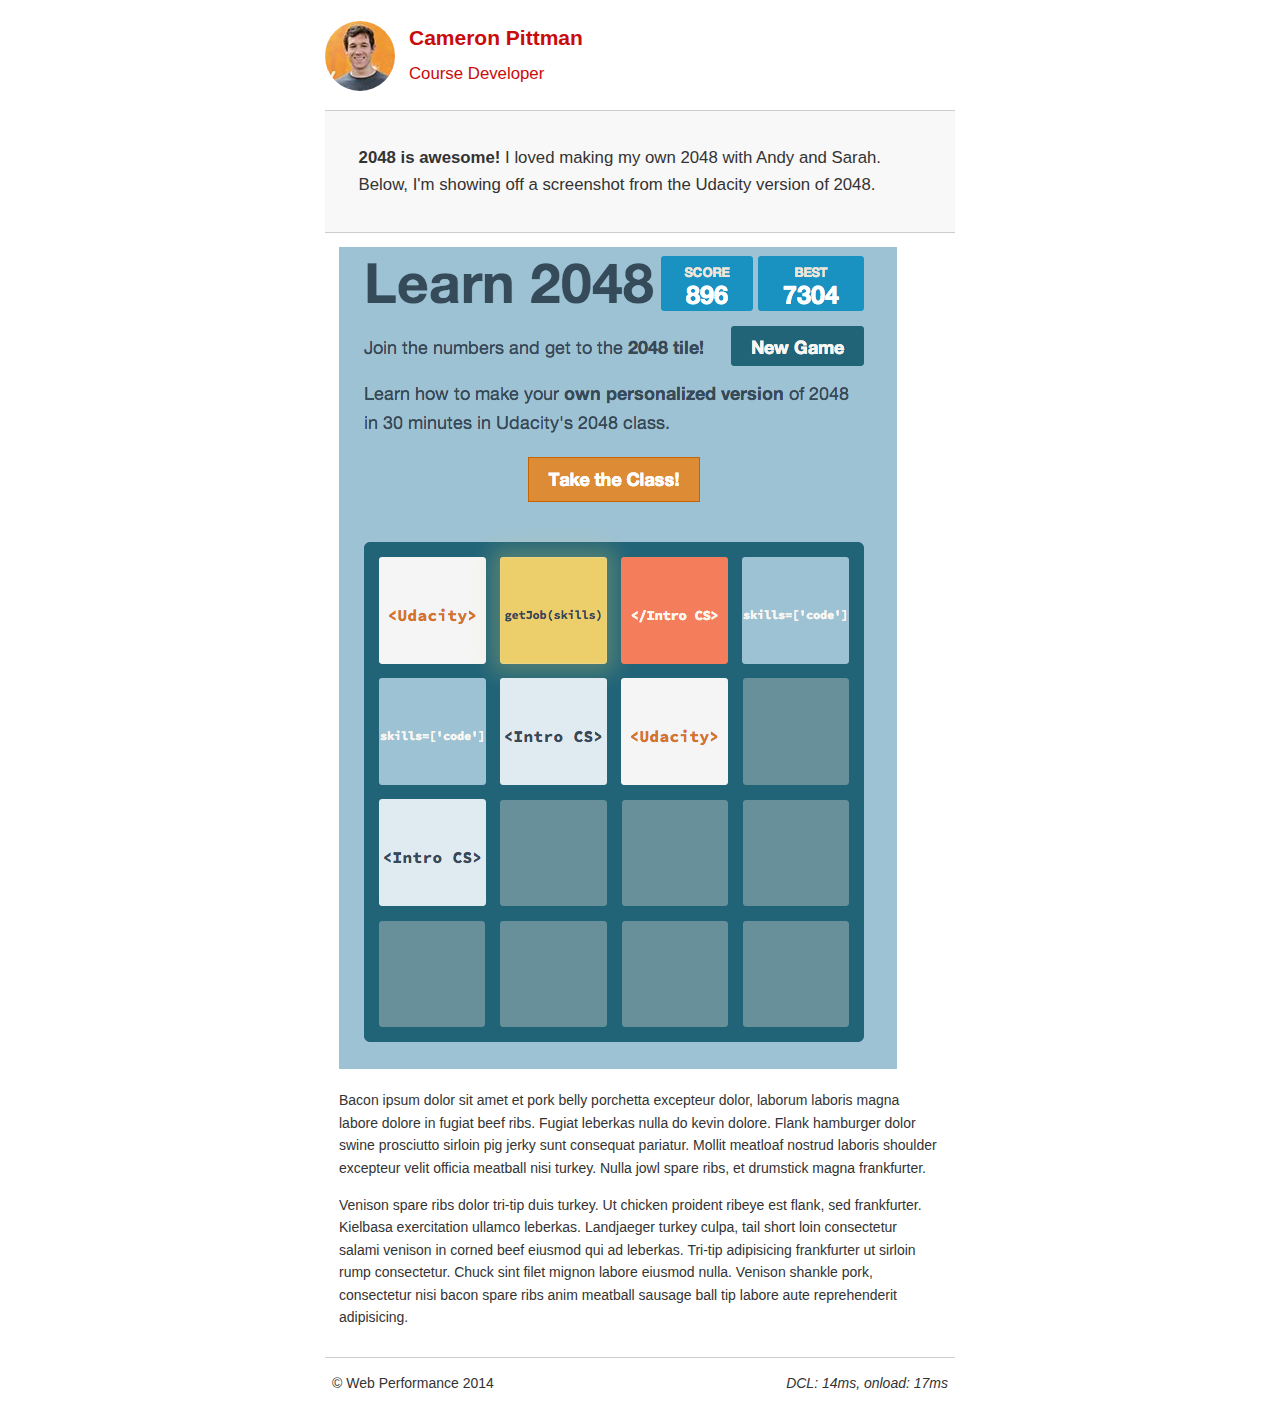
<file: project-2048.html>
<!DOCTYPE html>
<html lang="en">
  <head>
    <meta charset="utf-8">
    <meta name="viewport" content="width=device-width, initial-scale=1">
    <meta name="description" content=" FILL ME IN ">
    <meta name="author" content=" FILL ME IN ">
    <title>Cameron Pittman: Portfolio</title>

    <!-- Hmm, what is the impact of web fonts on speed? Measure it... -->
    <!-- <link href="//fonts.googleapis.com/css?family=Open+Sans:400,700" rel="stylesheet"> -->

    <link href="css/style.css" rel="stylesheet">
    <link href="css/print.css" rel="stylesheet">

    <script>
      (function(w,g){w['GoogleAnalyticsObject']=g;
      w[g]=w[g]||function(){(w[g].q=w[g].q||[]).push(arguments)};w[g].l=1*new Date();})(window,'ga');

      // Optional TODO: replace with your Google Analytics profile ID.
      ga('create', 'UA-XXXX-Y');
      ga('send', 'pageview');
    </script>
    <script src="//www.google-analytics.com/analytics.js"></script>
    <script src="js/perfmatters.js"></script>
  </head>

  <body>
    <header>
      <a href="/"><img src="img/profilepic.jpg"></a>
      <p>Cameron Pittman<br><span>Course Developer</span></p>
    </header>

    <div class="container">
      <div class="hero">
        <strong>2048 is awesome!</strong> I loved making my own 2048 with Andy and Sarah. Below, I'm showing off a screenshot from the Udacity version of 2048.
      </div>

      <div class="content">

        <img class="img-responsive" src="img/2048.png">

        <p>Bacon ipsum dolor sit amet et pork belly porchetta excepteur dolor, laborum laboris magna labore dolore in fugiat beef ribs. Fugiat leberkas nulla do kevin dolore. Flank hamburger dolor swine prosciutto sirloin pig jerky sunt consequat pariatur. Mollit meatloaf nostrud laboris shoulder excepteur velit officia meatball nisi turkey. Nulla jowl spare ribs, et drumstick magna frankfurter.</p>

        <p>Venison spare ribs dolor tri-tip duis turkey. Ut chicken proident ribeye est flank, sed frankfurter. Kielbasa exercitation ullamco leberkas. Landjaeger turkey culpa, tail short loin consectetur salami venison in corned beef eiusmod qui ad leberkas. Tri-tip adipisicing frankfurter ut sirloin rump consectetur. Chuck sint filet mignon labore eiusmod nulla. Venison shankle pork, consectetur nisi bacon spare ribs anim meatball sausage ball tip labore aute reprehenderit adipisicing.</p>

    </div>

    <footer>
      <p>&copy; Web Performance 2014 <span id="crp-stats"></span></p>
    </footer>
  </body>
</html>
</file>
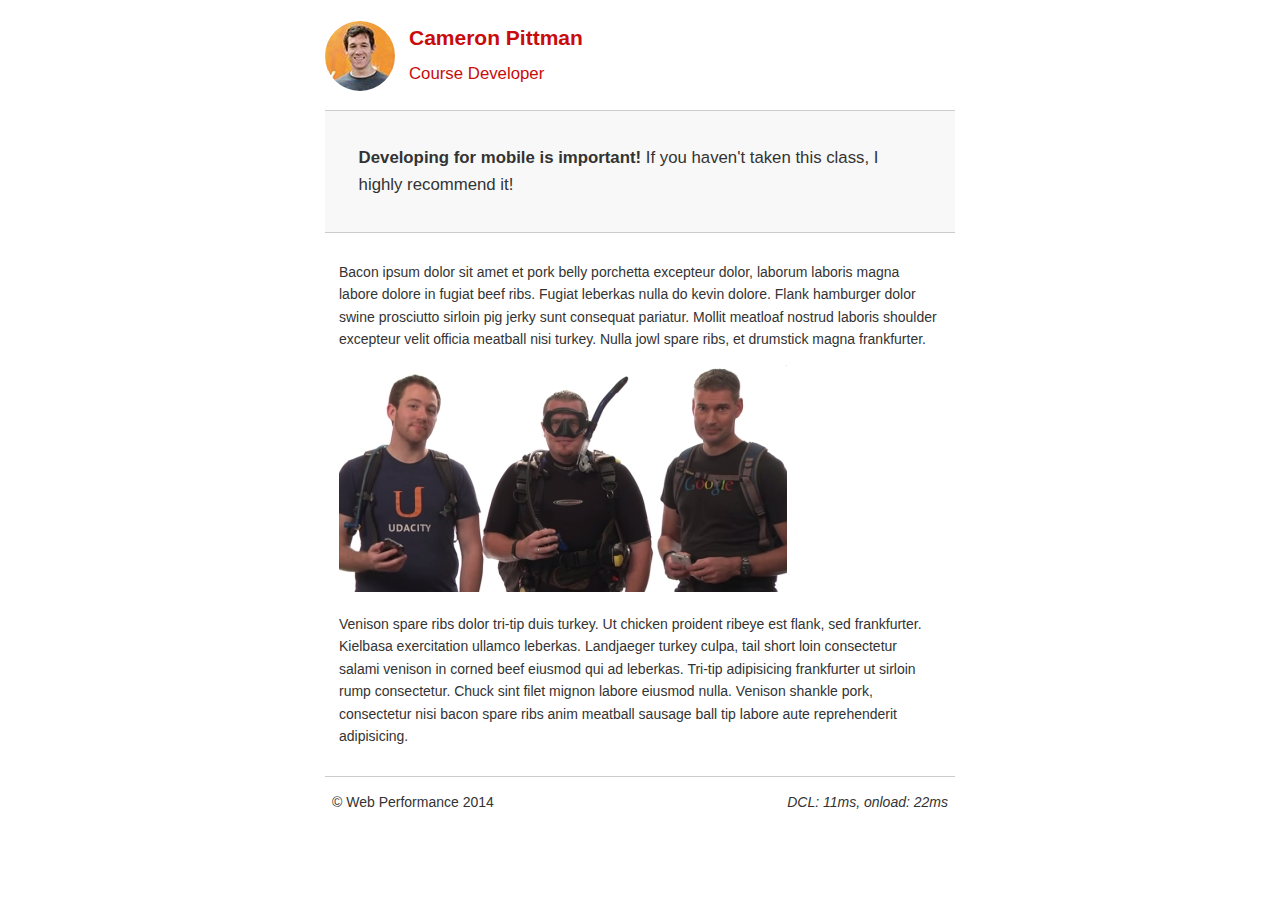
<file: project-mobile.html>
<!DOCTYPE html>
<html lang="en">
  <head>
    <meta charset="utf-8">
    <meta name="viewport" content="width=device-width, initial-scale=1">
    <meta name="description" content=" FILL ME IN ">
    <meta name="author" content=" FILL ME IN ">
    <title>Cameron Pitman: Portfolio</title>

    <!-- Hmm, what is the impact of web fonts on speed? Measure it... -->
    <!-- <link href="//fonts.googleapis.com/css?family=Open+Sans:400,700" rel="stylesheet"> -->

    <link href="css/style.css" rel="stylesheet">
    <link href="css/print.css" rel="stylesheet">

    <script>
      (function(w,g){w['GoogleAnalyticsObject']=g;
      w[g]=w[g]||function(){(w[g].q=w[g].q||[]).push(arguments)};w[g].l=1*new Date();})(window,'ga');

      // Optional TODO: replace with your Google Analytics profile ID.
      ga('create', 'UA-XXXX-Y');
      ga('send', 'pageview');
    </script>
    <script src="http://www.google-analytics.com/analytics.js"></script>
    <script async src="js/perfmatters.js"></script>
  </head>

  <body>
    <header>
      <a href="/"><img src="img/profilepic.jpg"></a>
      <p>Cameron Pittman<br><span>Course Developer</span></p>
    </header>

    <div class="container">
      <div class="hero">
        <strong>Developing for mobile is important!</strong> If you haven't taken this class, I highly recommend it!
      </div>

      <div class="content">

        <p>Bacon ipsum dolor sit amet et pork belly porchetta excepteur dolor, laborum laboris magna labore dolore in fugiat beef ribs. Fugiat leberkas nulla do kevin dolore. Flank hamburger dolor swine prosciutto sirloin pig jerky sunt consequat pariatur. Mollit meatloaf nostrud laboris shoulder excepteur velit officia meatball nisi turkey. Nulla jowl spare ribs, et drumstick magna frankfurter.</p>

        <img src="img/mobilewebdev.jpg">

        <p>Venison spare ribs dolor tri-tip duis turkey. Ut chicken proident ribeye est flank, sed frankfurter. Kielbasa exercitation ullamco leberkas. Landjaeger turkey culpa, tail short loin consectetur salami venison in corned beef eiusmod qui ad leberkas. Tri-tip adipisicing frankfurter ut sirloin rump consectetur. Chuck sint filet mignon labore eiusmod nulla. Venison shankle pork, consectetur nisi bacon spare ribs anim meatball sausage ball tip labore aute reprehenderit adipisicing.</p>

    </div>

    <footer>
      <p>&copy; Web Performance 2014 <span id="crp-stats"></span></p>
    </footer>
  </body>
</html>
</file>
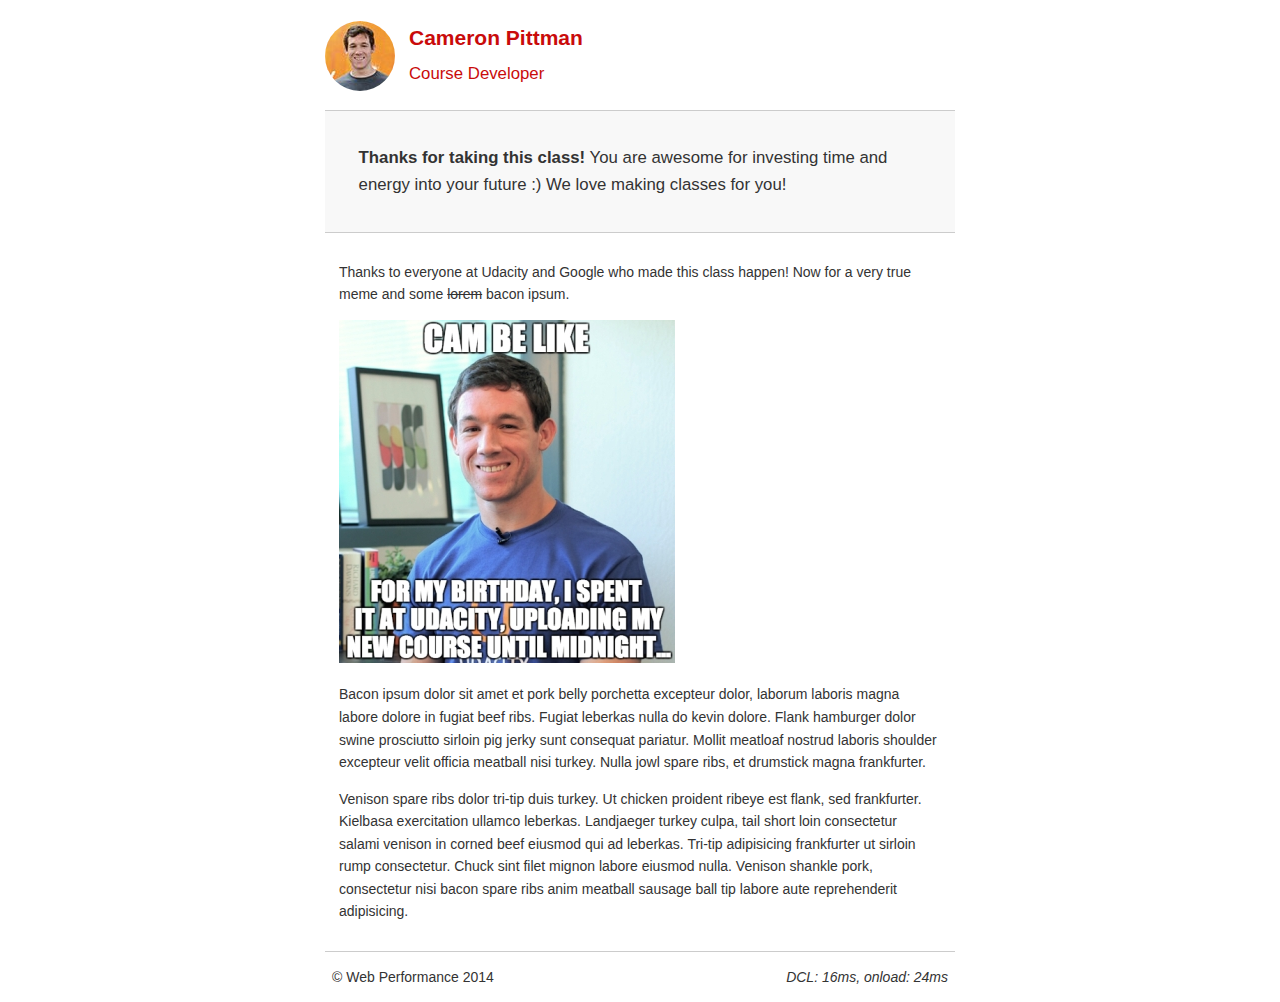
<file: project-webperf.html>
<!DOCTYPE html>
<html lang="en">
  <head>
    <meta charset="utf-8">
    <meta name="viewport" content="width=device-width, initial-scale=1">
    <meta name="description" content=" FILL ME IN ">
    <meta name="author" content=" FILL ME IN ">
    <title>Cameron Pittman: Portfolio</title>

    <!-- Hmm, what is the impact of web fonts on speed? Measure it... -->
    <!-- <link href="//fonts.googleapis.com/css?family=Open+Sans:400,700" rel="stylesheet"> -->

    <link href="css/style.css" rel="stylesheet">
    <link href="css/print.css" rel="stylesheet">

    <script>
      (function(w,g){w['GoogleAnalyticsObject']=g;
      w[g]=w[g]||function(){(w[g].q=w[g].q||[]).push(arguments)};w[g].l=1*new Date();})(window,'ga');

      // Optional TODO: replace with your Google Analytics profile ID.
      ga('create', 'UA-XXXX-Y');
      ga('send', 'pageview');
    </script>
    <script src="http://www.google-analytics.com/analytics.js"></script>
    <script async src="js/perfmatters.js"></script>
  </head>

  <body>
    <header>
      <a href="/"><img src="img/profilepic.jpg"></a>
      <p>Cameron Pittman<br><span>Course Developer</span></p>
    </header>

    <div class="container">
      <div class="hero">
        <strong>Thanks for taking this class!</strong> You are awesome for investing time and energy into your future :) We love making classes for you!
      </div>

      <div class="content">

        <p>Thanks to everyone at Udacity and Google who made this class happen! Now for a very true meme and some <strike>lorem</strike> bacon ipsum.</p>

        <img src="img/cam_be_like.jpg">

        <p>Bacon ipsum dolor sit amet et pork belly porchetta excepteur dolor, laborum laboris magna labore dolore in fugiat beef ribs. Fugiat leberkas nulla do kevin dolore. Flank hamburger dolor swine prosciutto sirloin pig jerky sunt consequat pariatur. Mollit meatloaf nostrud laboris shoulder excepteur velit officia meatball nisi turkey. Nulla jowl spare ribs, et drumstick magna frankfurter.</p>

        <p>Venison spare ribs dolor tri-tip duis turkey. Ut chicken proident ribeye est flank, sed frankfurter. Kielbasa exercitation ullamco leberkas. Landjaeger turkey culpa, tail short loin consectetur salami venison in corned beef eiusmod qui ad leberkas. Tri-tip adipisicing frankfurter ut sirloin rump consectetur. Chuck sint filet mignon labore eiusmod nulla. Venison shankle pork, consectetur nisi bacon spare ribs anim meatball sausage ball tip labore aute reprehenderit adipisicing.</p>

    </div>

    <footer>
      <p>&copy; Web Performance 2014 <span id="crp-stats"></span></p>
    </footer>
  </body>
</html>
</file>
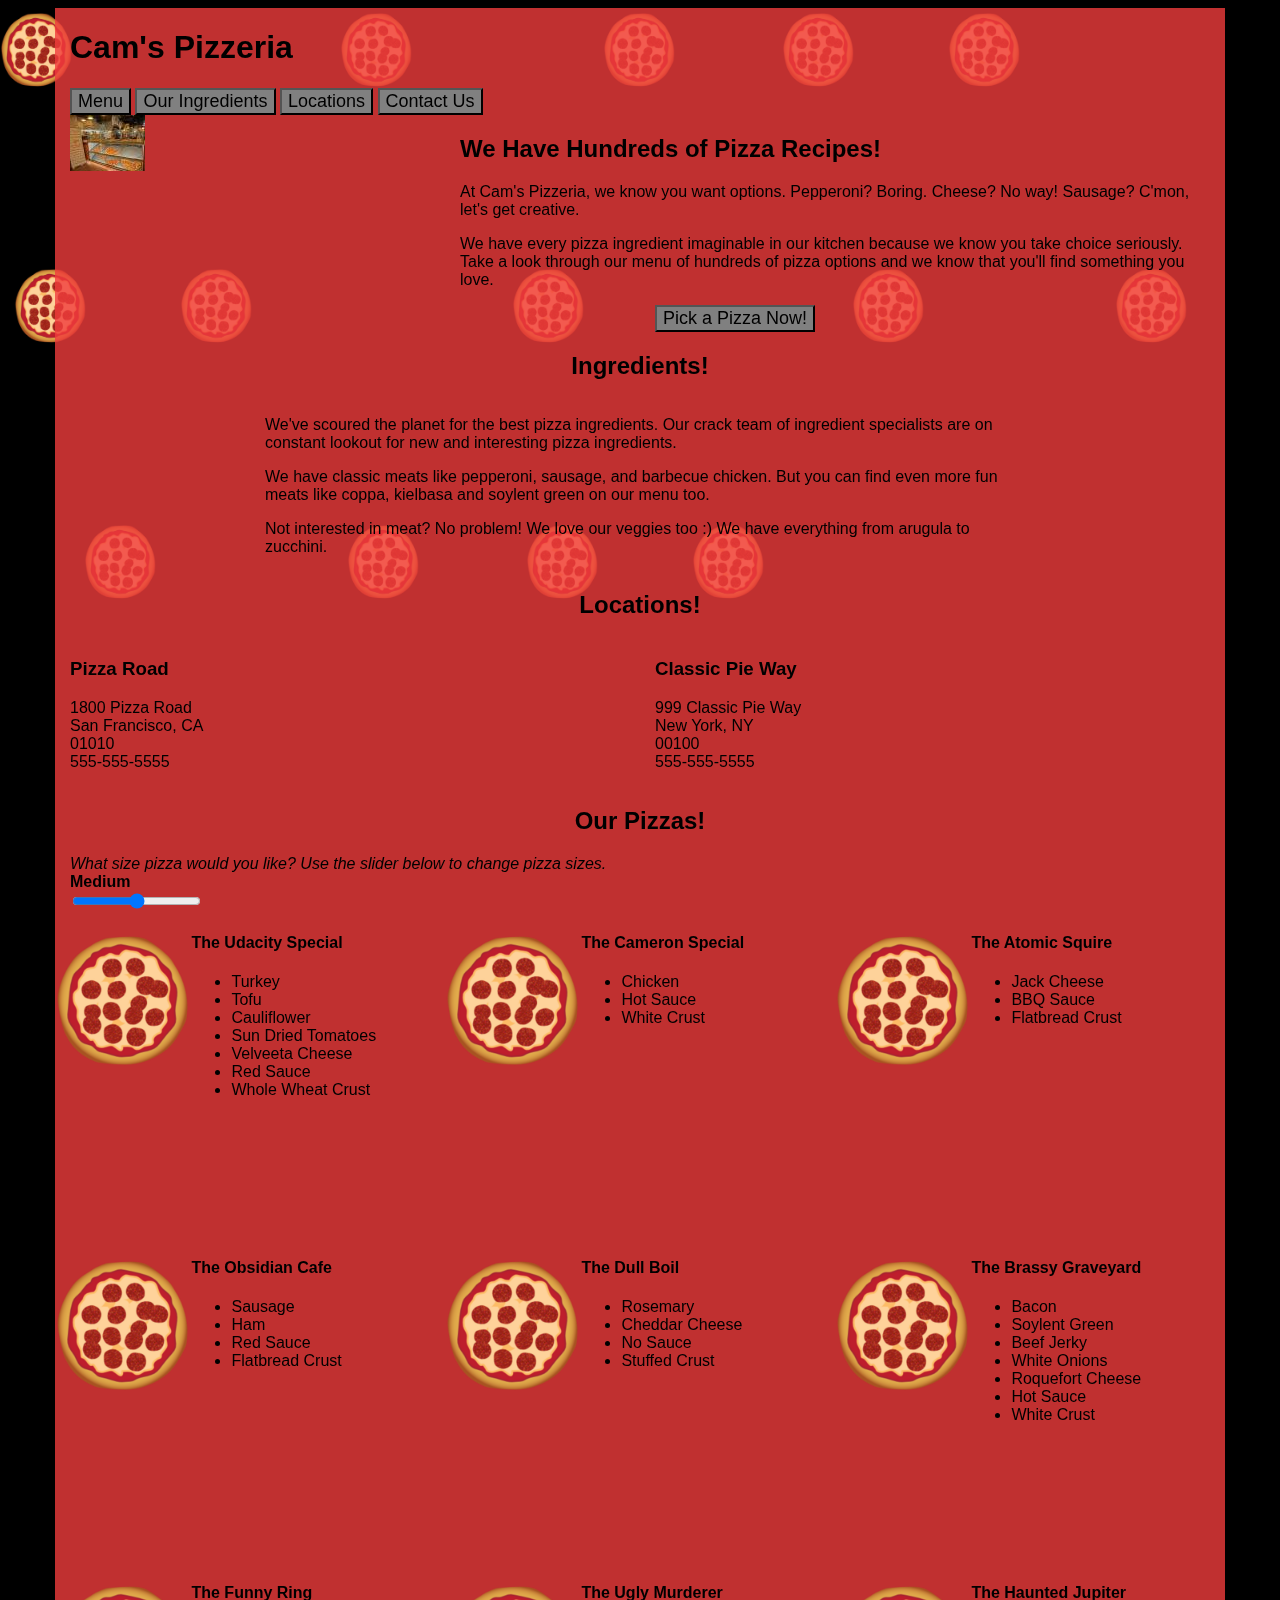
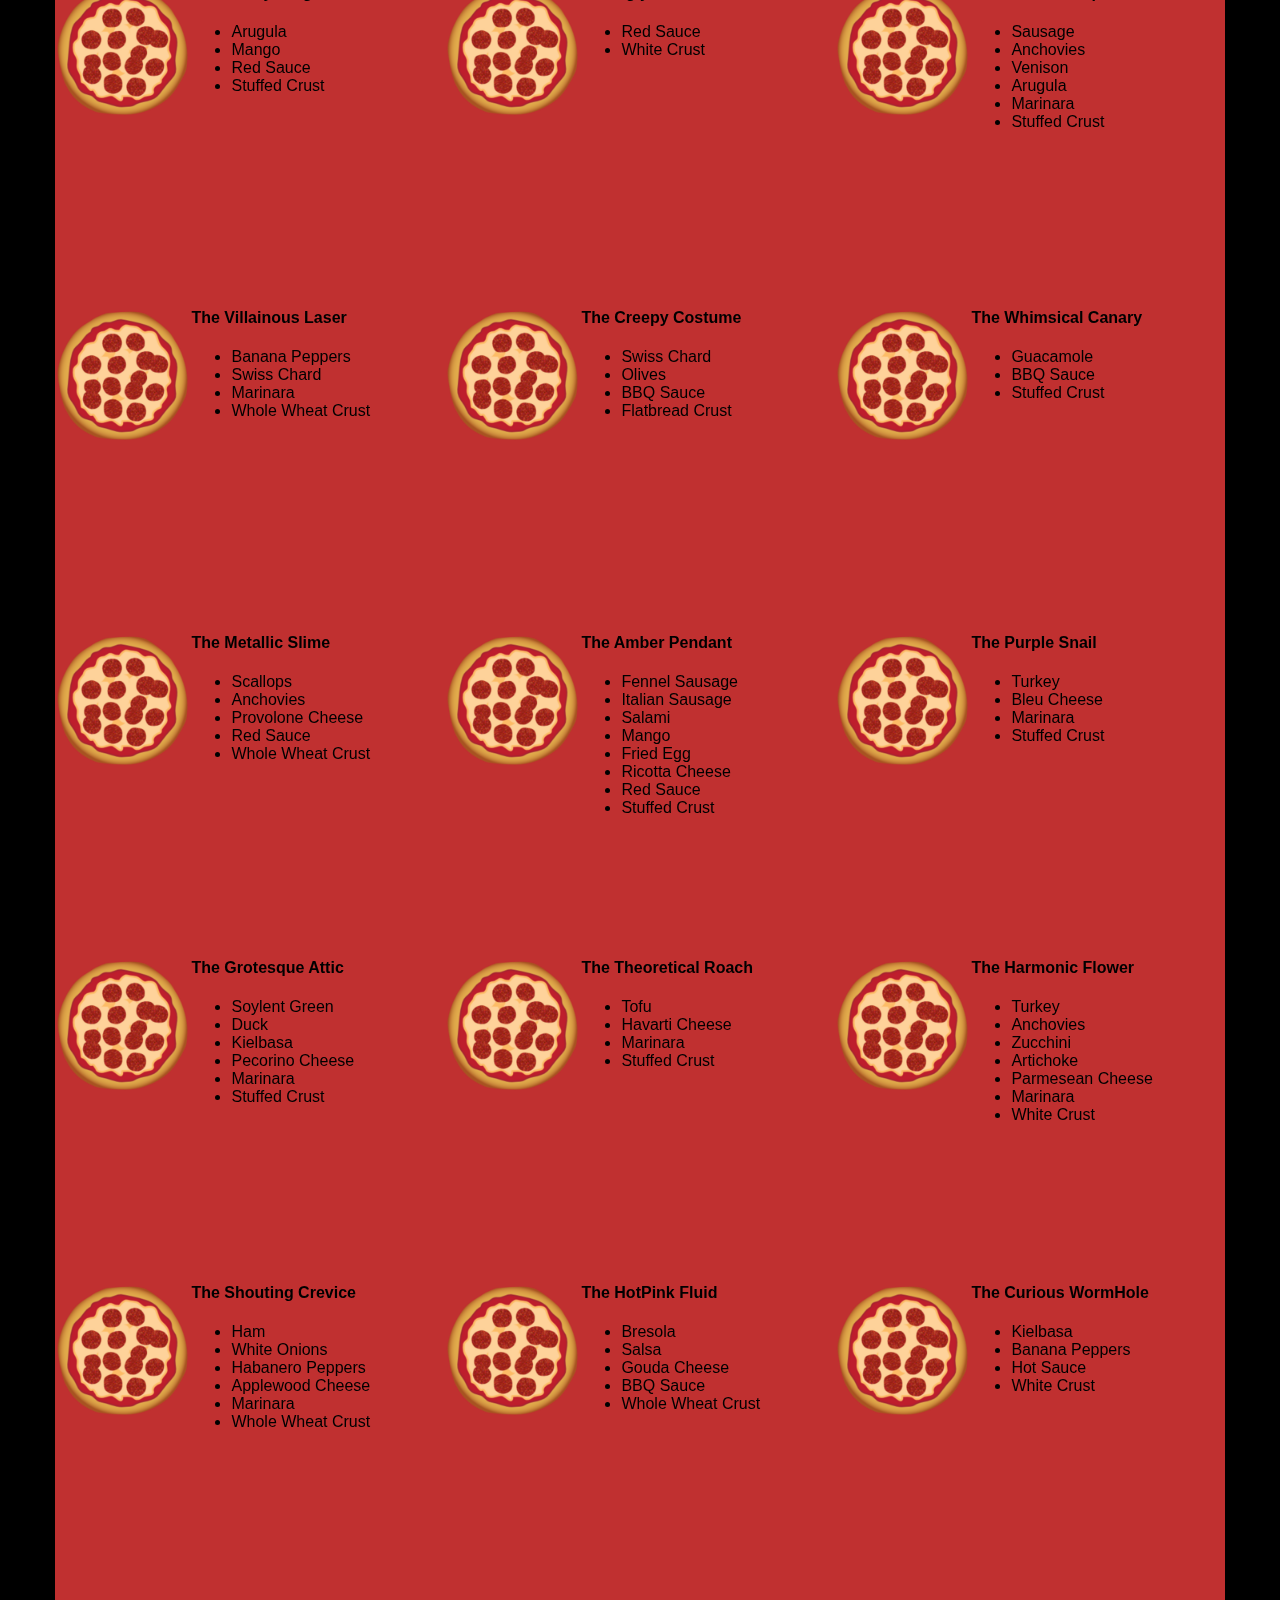
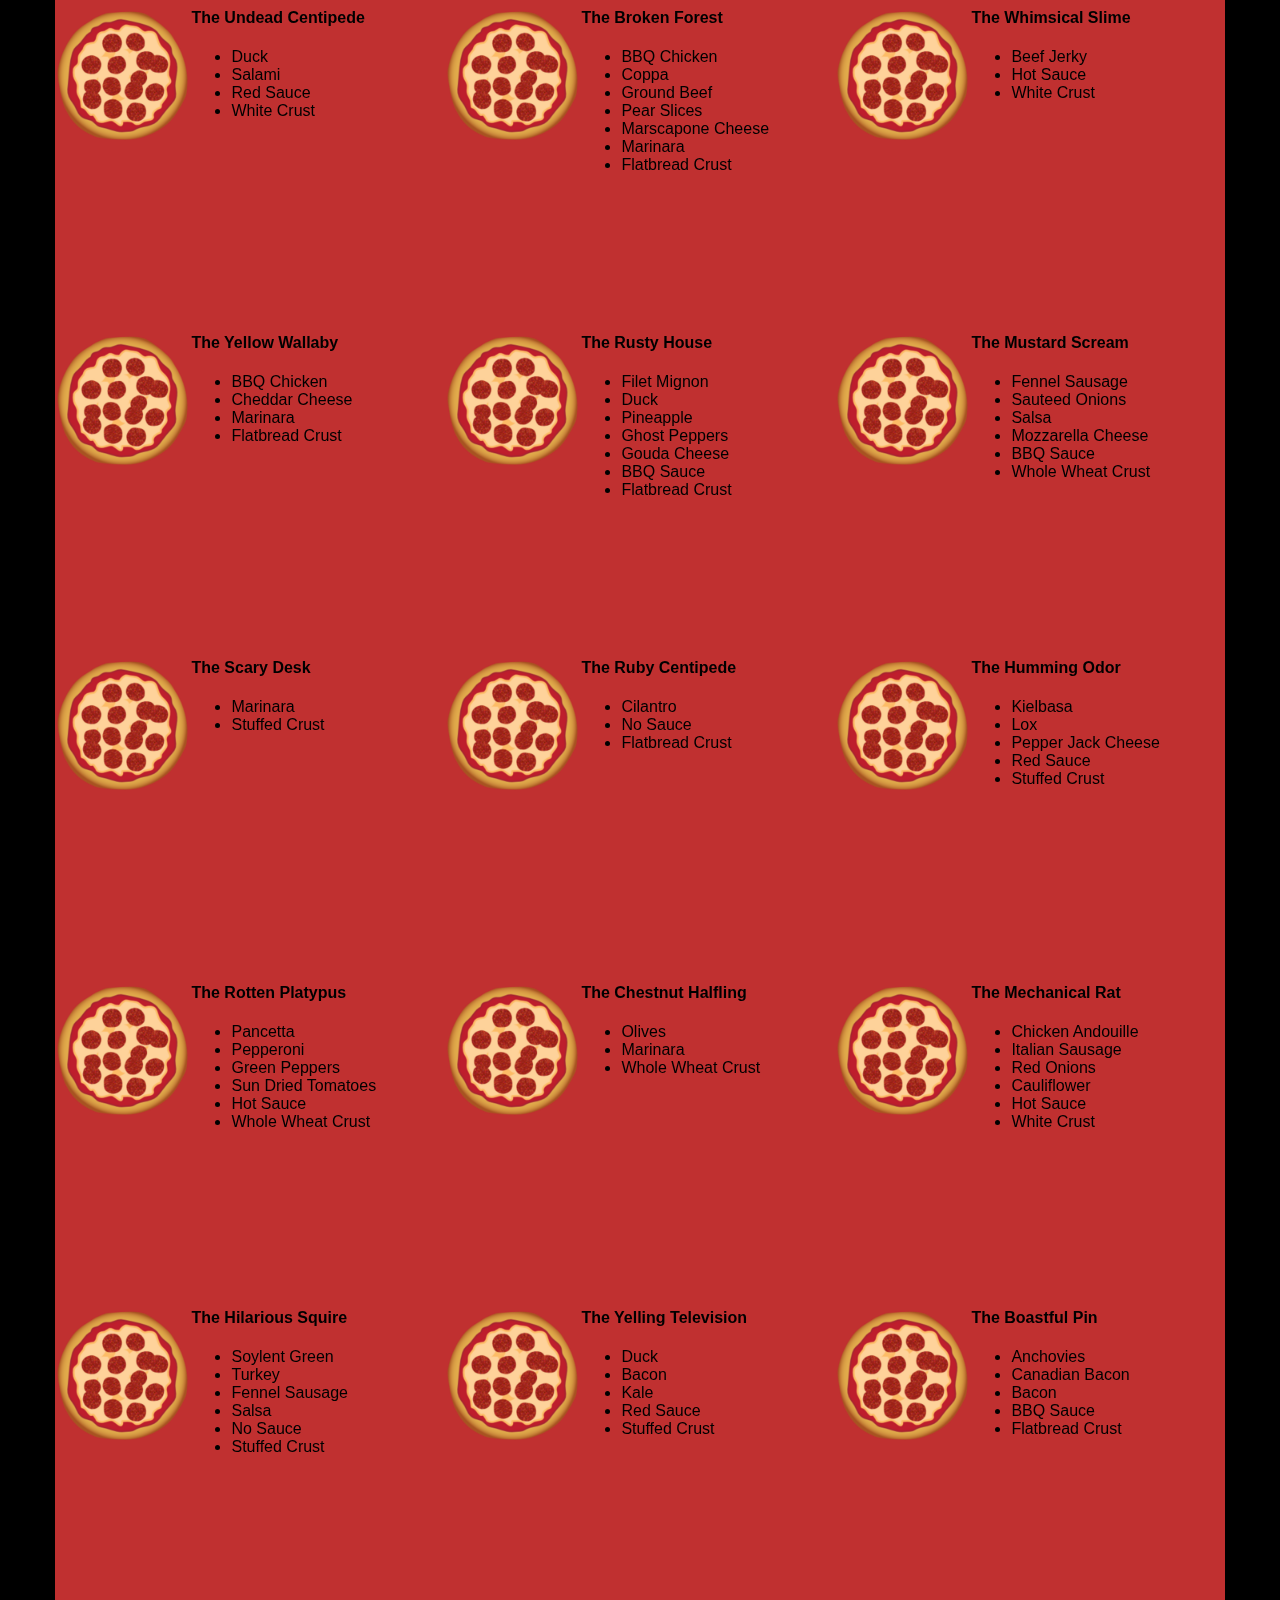
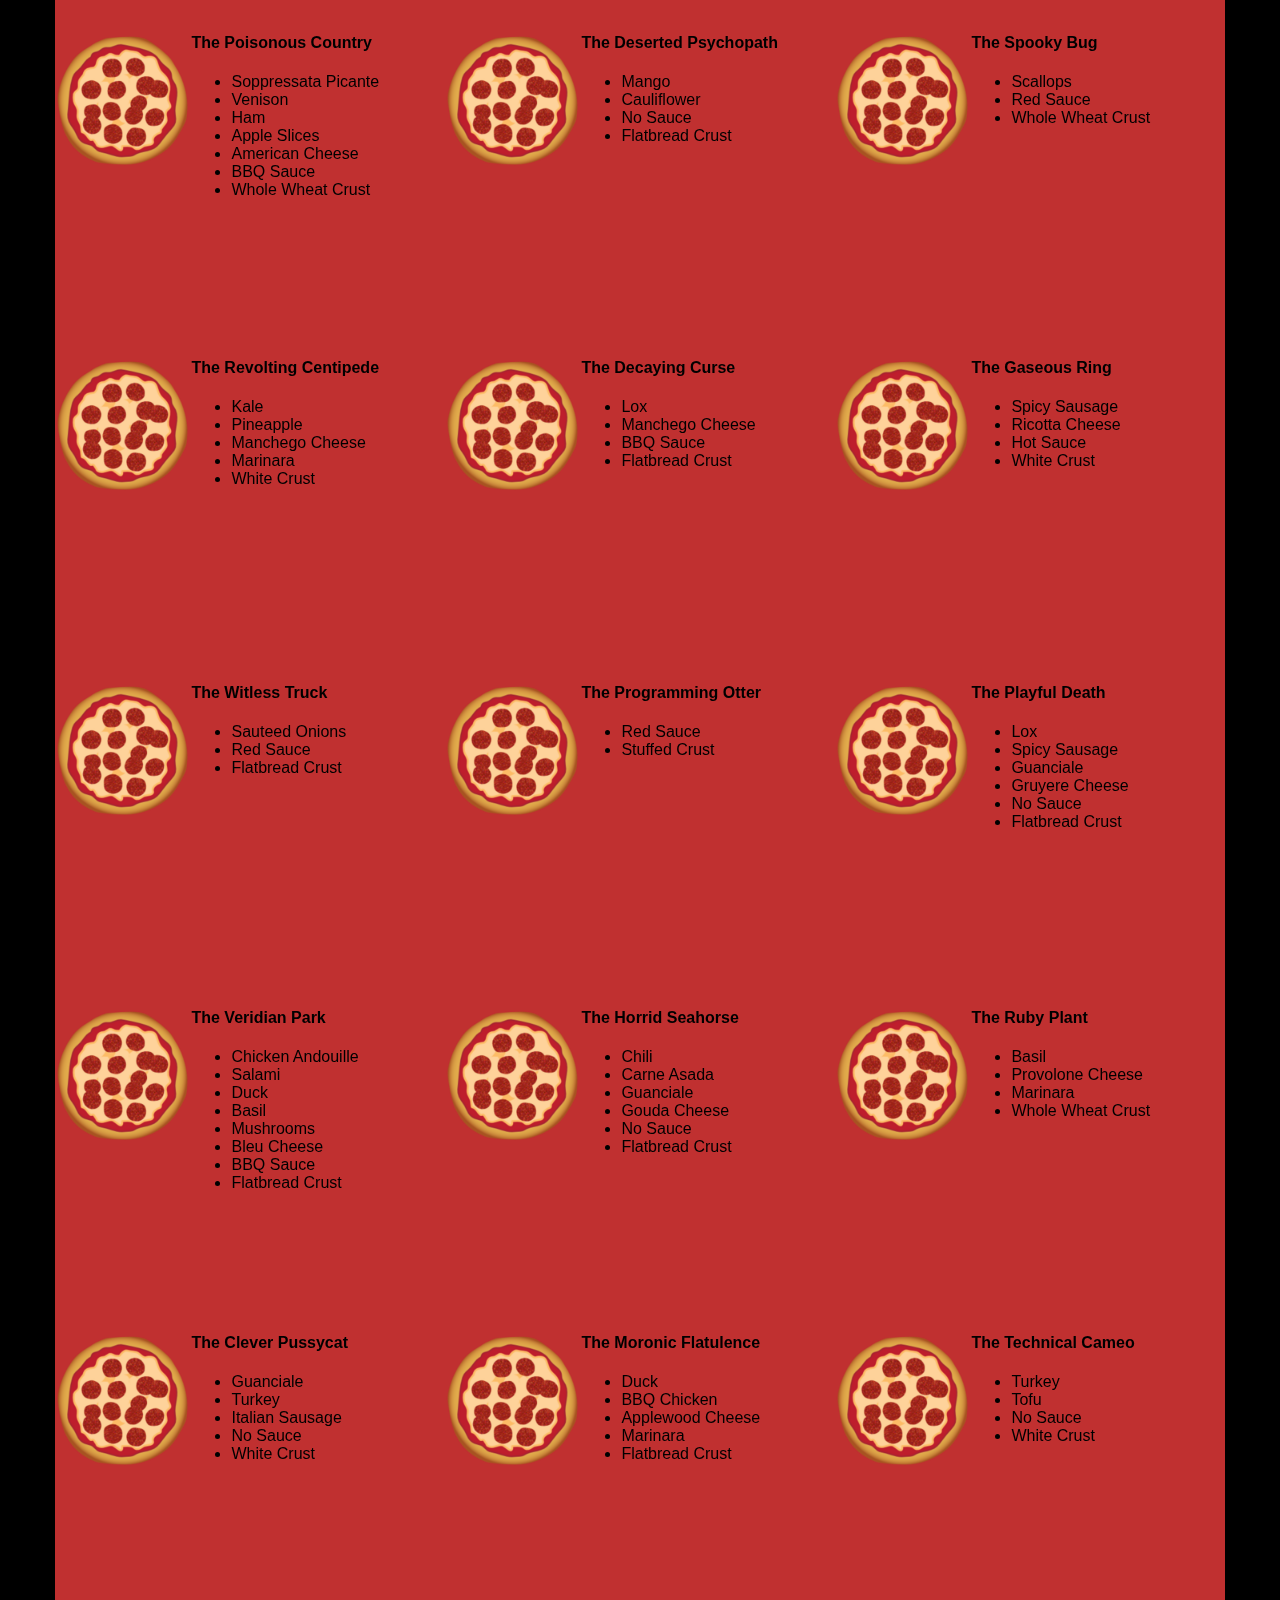
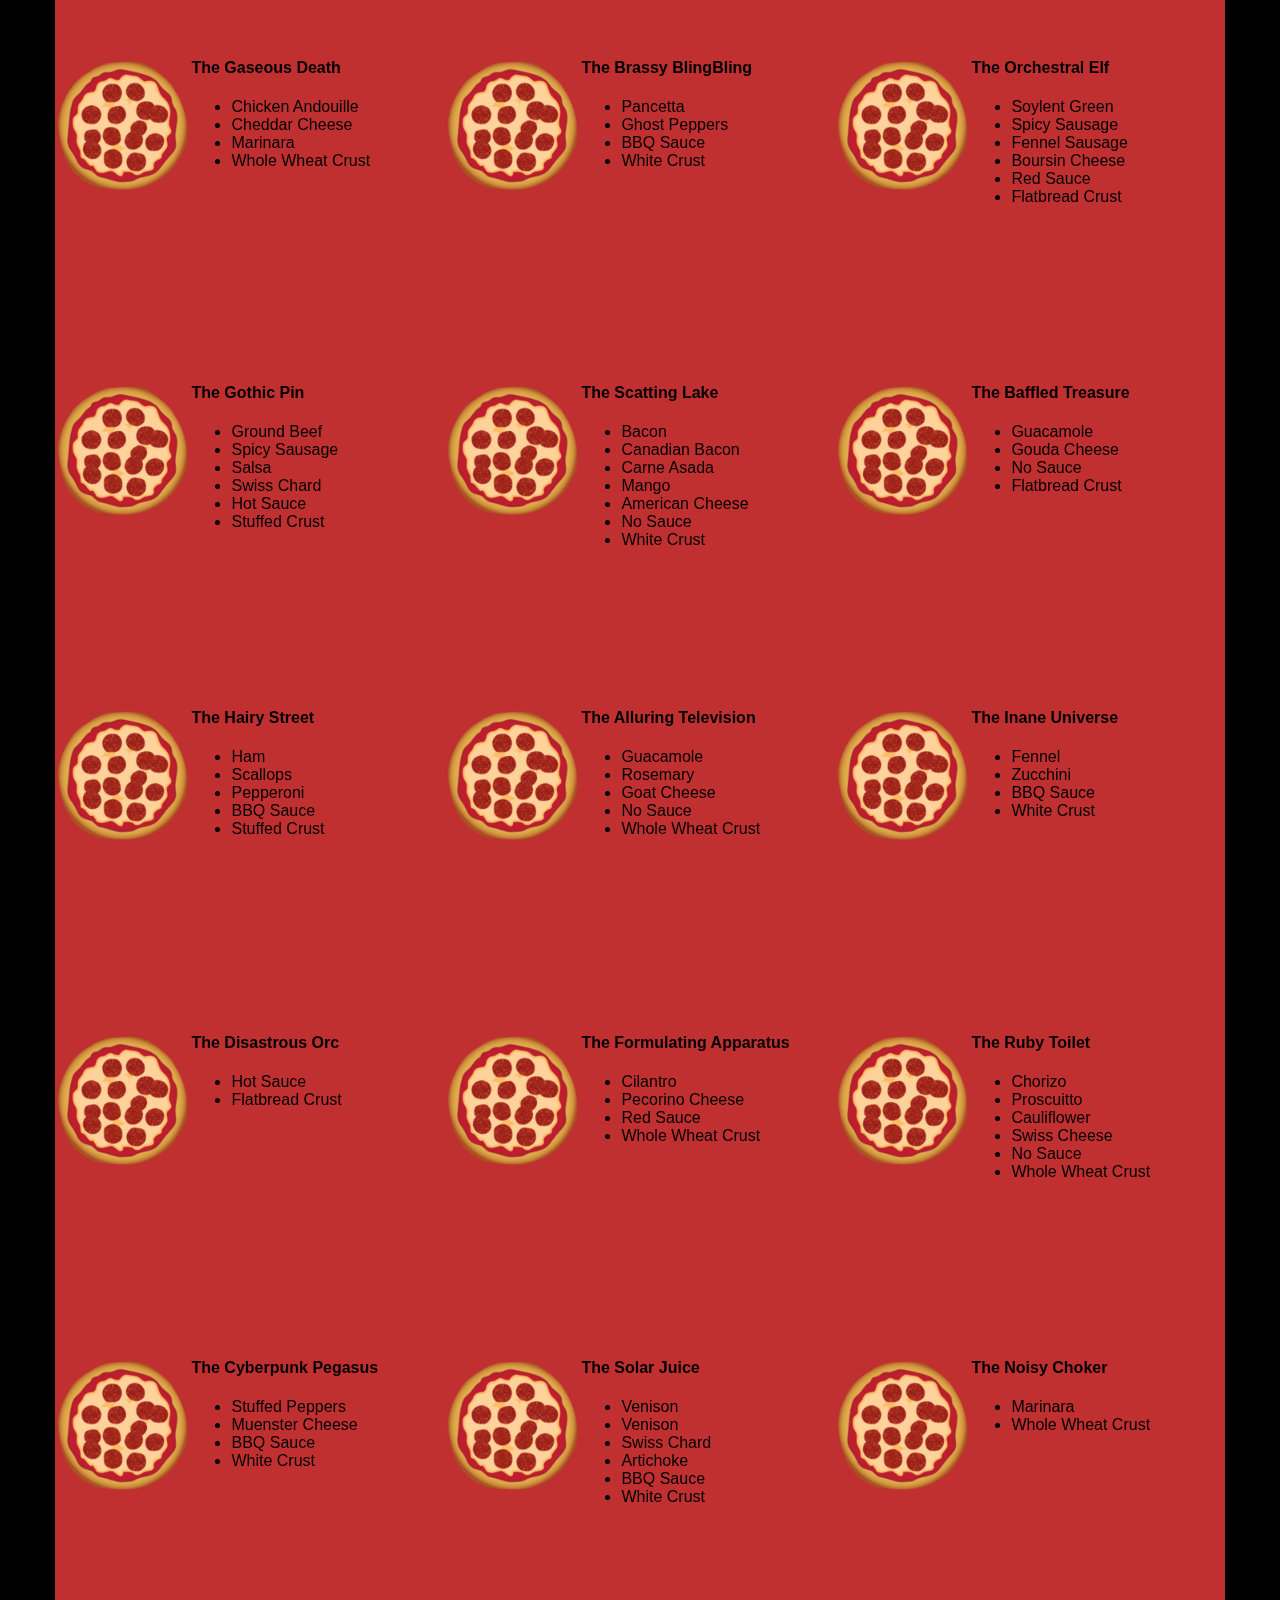
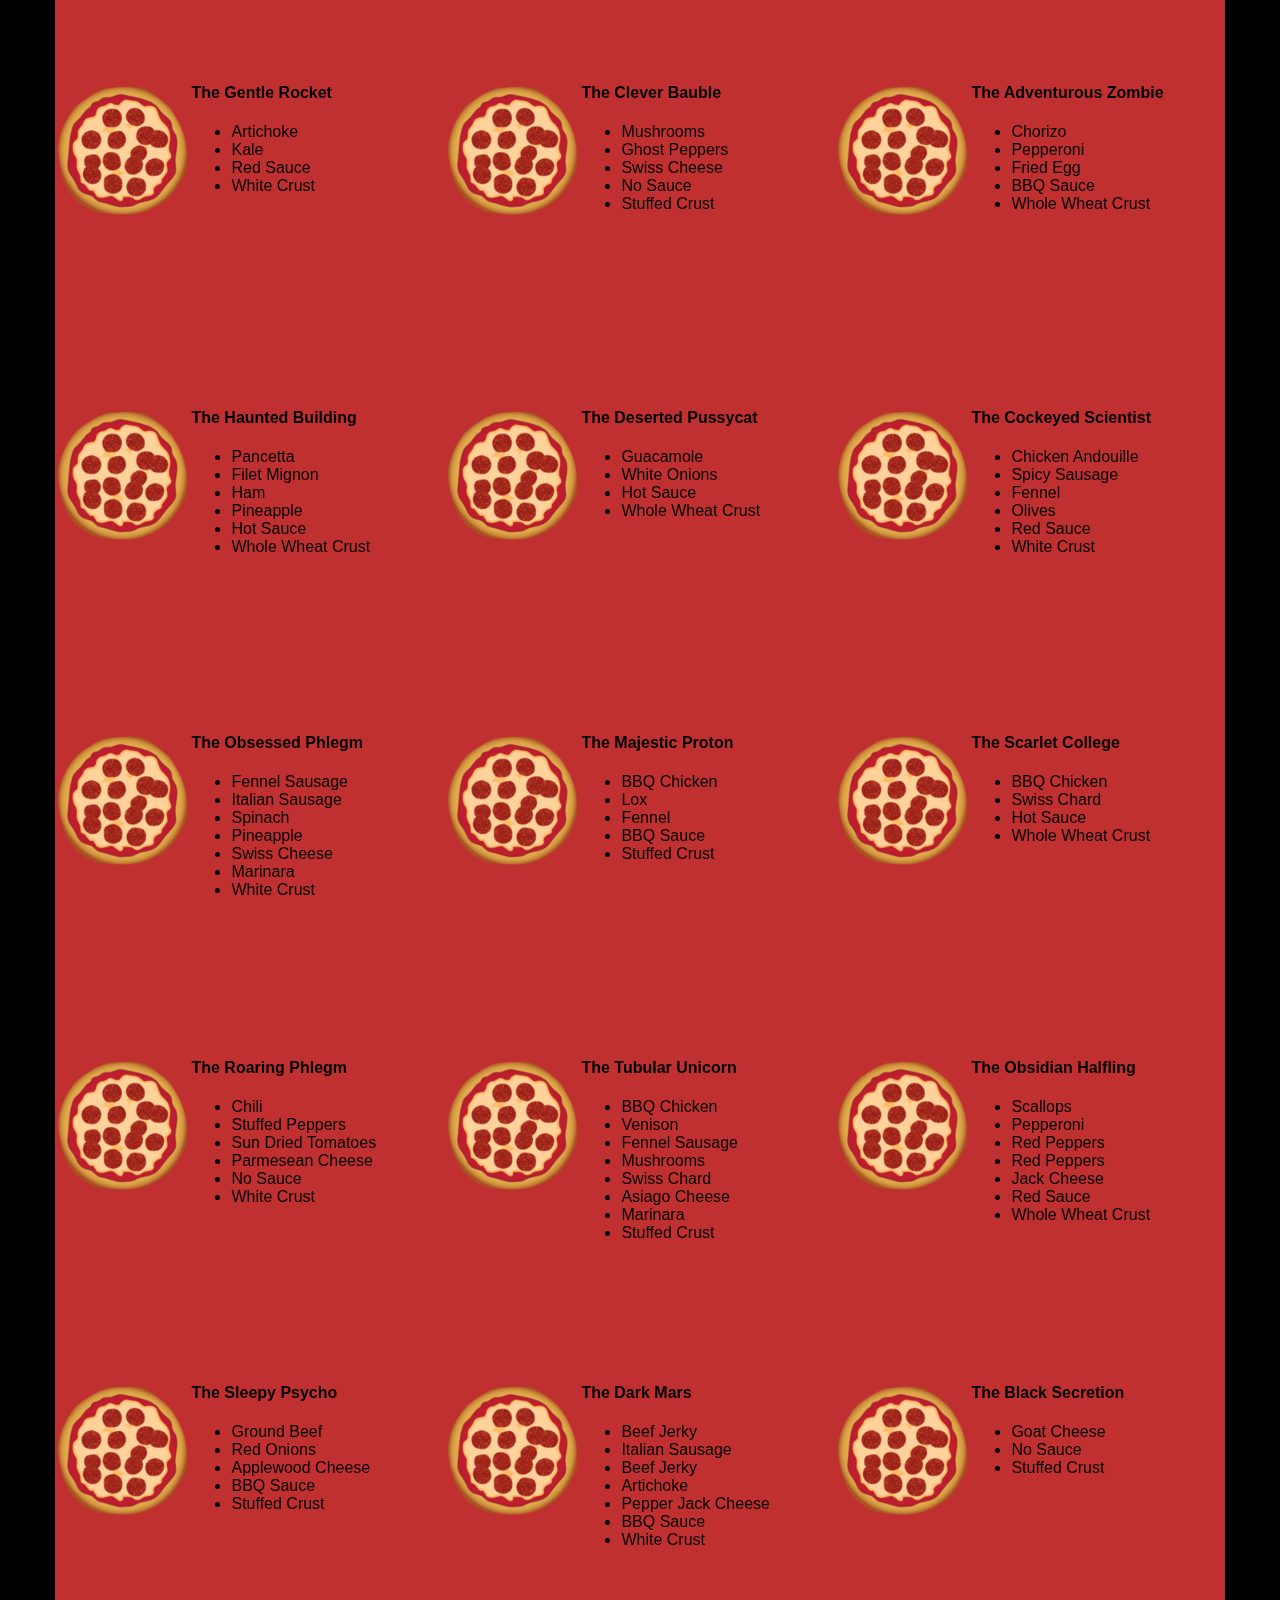
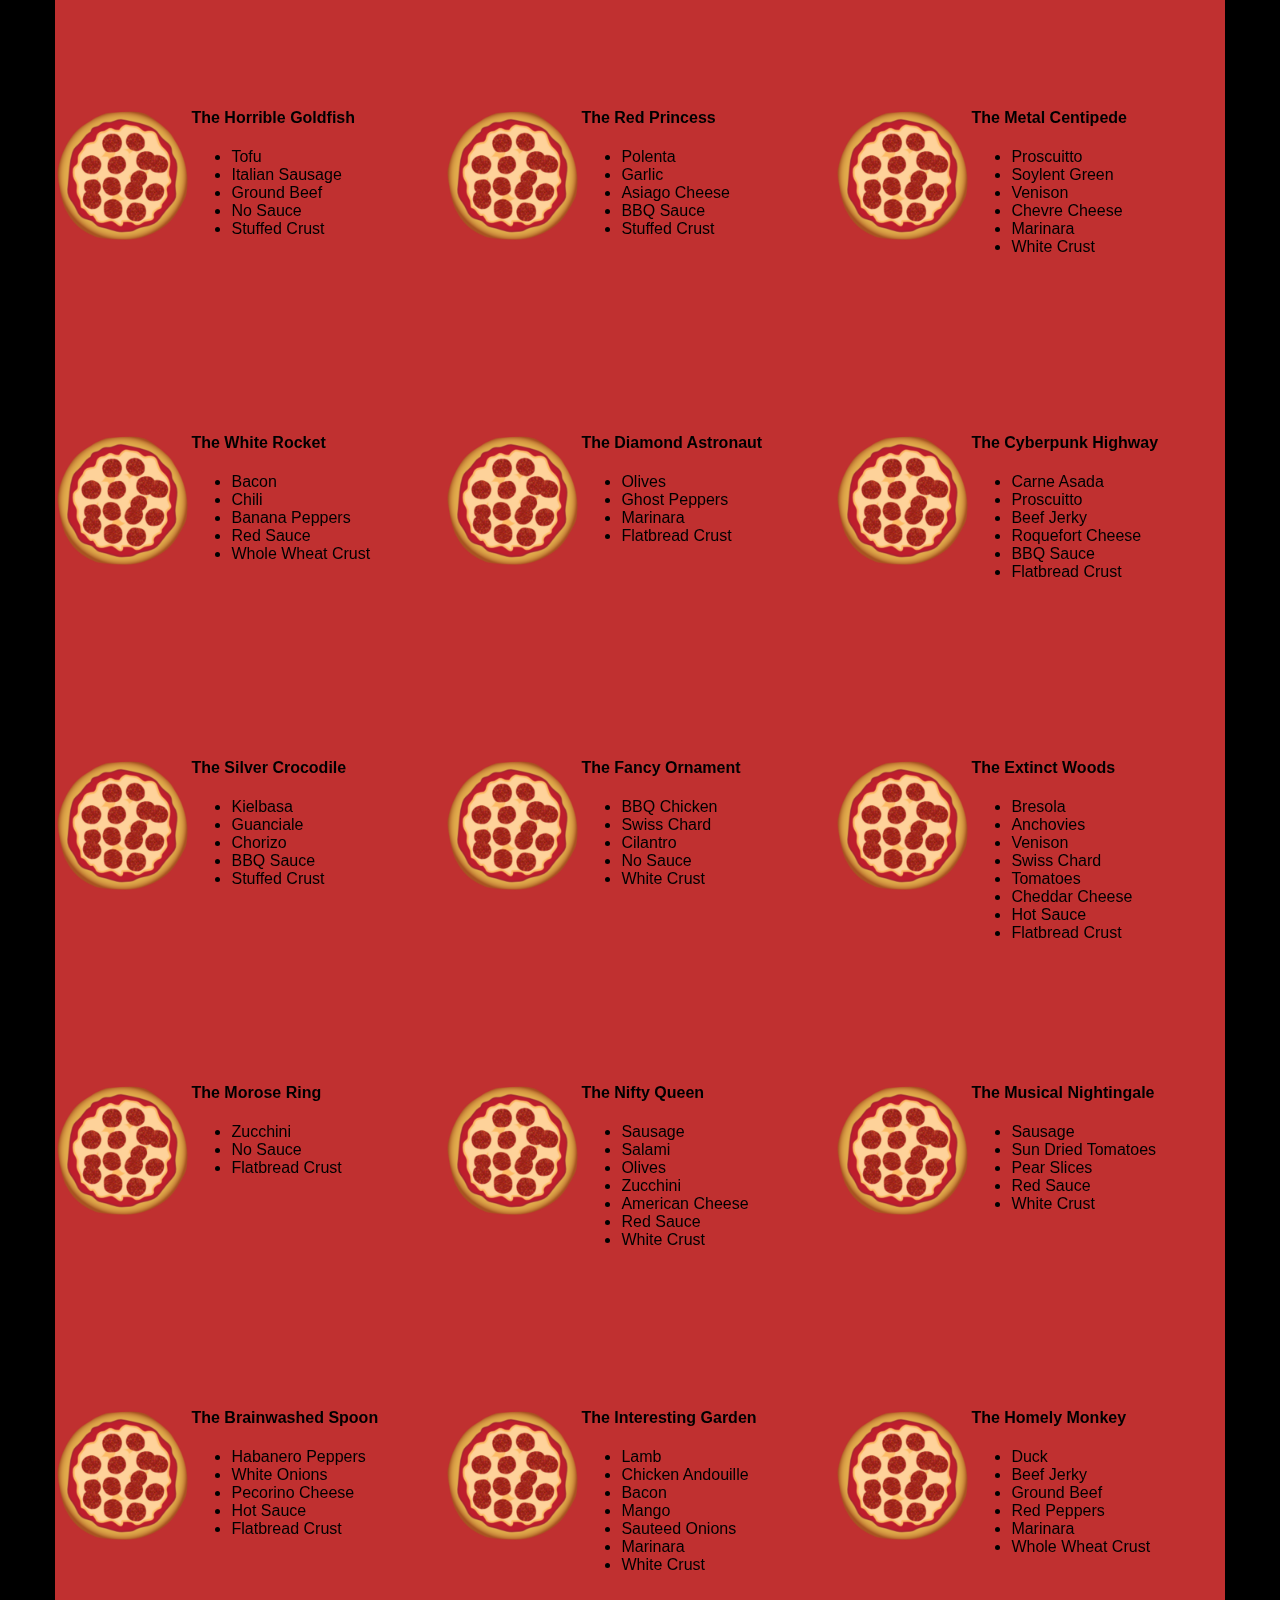
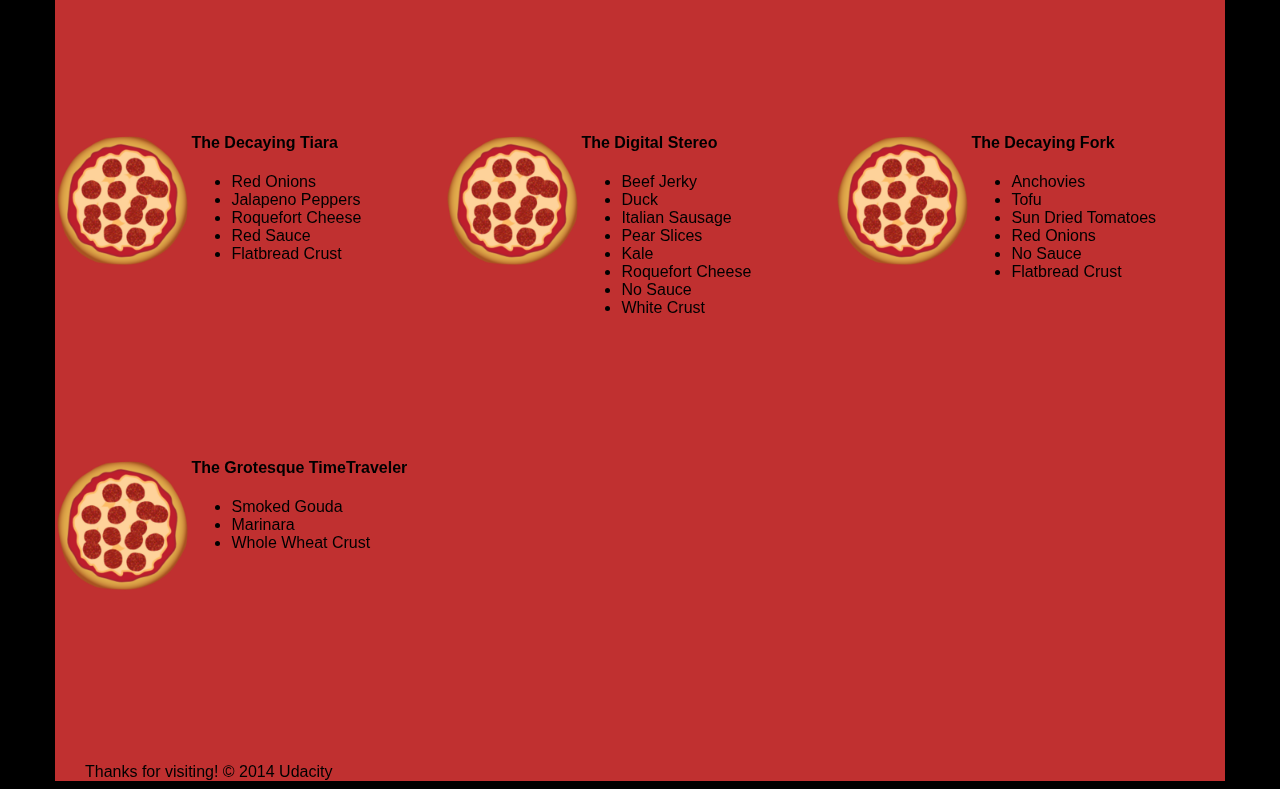
<file: views/pizza.html>
<!DOCTYPE HTML>
<html>
<head>
  <style>
    *{-webkit-box-sizing:border-box;-moz-box-sizing:border-box;-box-sizing:border-box}body{font-family:"Trebuchet MS",Helvetica,sans-serif;background:#000}input{background:grey;font-size:18px}form{display:inline-block}.centered{text-align:center}#pizzaSize{font-weight:800}.mover{will-change:transform;position:fixed;width:256px;z-index:-1}.randomPizzaContainer{float:left;display:flex}.randomPizzaContainer:after{content:"";display:table;clear:both}.container{background-color:rgba(240,60,60,0.8)}
  </style>
  <!--<link rel="stylesheet" href="css/style.css">-->
  <link rel="stylesheet" href="css/bootstrap-grid.css">
</head>

<body>
  <div class="container">
    <div id="header" class="row">
      <div class="col-md-6">
        <div class="row">
          <div class="col-md-12">
            <h1>Cam's Pizzeria</h1>
            <div class="row">
              <div id="menu" class="col-md-12">
                <form action="#randomPizzas">
                  <input type="submit" value="Menu">
                </form>
                <form action="#ingredients">
                  <input type="submit" value="Our Ingredients">
                </form>
                <form action="#locations">
                  <input type="submit" value="Locations">
                </form>
                <form action="#" onsubmit="alert('Thanks for clicking! This button doesn\'t do anything because this is a fake pizzeria :\)')">
                  <input type="submit" value="Contact Us">
                </form>
              </div>
            </div>
          </div>
        </div>
      </div>
      <div id="movingPizzas1" class="col-md-6">
      </div>
    </div>
    <div id="callToAction" class="row">
      <div class="col-md-4">
        <img src="images/pizzeria.jpg" class="img-responsive"> <!-- Image credit to: http://commons.wikimedia.org/wiki/File:HK_TST_night_%E5%98%89%E8%98%AD%E9%81%93_Granville_Road_restaurant_Paisano's_Pizzeria_pizza_Dec-2013.JPG -->
      </div>
      <div class="col-md-8">
        <div class="row">
          <div class="col-md-12">
            <h2>We Have Hundreds of Pizza Recipes!</h2>
            <p>At Cam's Pizzeria, we know you want options. Pepperoni? Boring. Cheese? No way! Sausage? C'mon, let's get creative.</p>

            <p>We have every pizza ingredient imaginable in our kitchen because we know you take choice seriously. Take a look through our menu of hundreds of pizza options and we know that you'll find something you love.</p>
          </div>
        </div>
        <div class="row">
          <div class="col-md-6 col-md-push-3">
            <form action="#randomPizzas">
              <input type="submit" value="Pick a Pizza Now!">
            </form>
          </div>
        </div>
      </div>
    </div>
    <div id="ingredients" class="row">
      <div class="col-md-8 col-md-push-2">
        <div class="row">
          <div class="col-md-12 centered">
            <h2>Ingredients!</h2>
          </div>
        </div>
        <div class="row">
          <div class="col-md-12">
            <p>We've scoured the planet for the best pizza ingredients. Our crack team of ingredient specialists are on constant lookout for new and interesting pizza ingredients.</p>

            <p>We have classic meats like pepperoni, sausage, and barbecue chicken. But you can find even more fun meats like coppa, kielbasa and soylent green on our menu too.</p>

            <p>Not interested in meat? No problem! We love our veggies too :) We have everything from arugula to zucchini.</p>
          </div>
        </div>
      </div>
    </div>
    <div id="locations" class="row">
      <div class="col-md-12">
        <h2 style="text-align: center">Locations!</h2>
        <div class="row">
          <div class="col-md-6">
            <h3>Pizza Road</h3>
            <p>1800 Pizza Road<br>San Francisco, CA<br>01010<br>555-555-5555</p>
          </div>
          <div class="col-md-6">
            <h3>Classic Pie Way</h3>
            <p>999 Classic Pie Way<br>New York, NY<br>00100<br>555-555-5555</p>
          </div>
        </div>
      </div>
    </div>
    <div id="pizzaGenerator" class="row">
      <div class="col-md-12">
        <h2 style="text-align: center">Our Pizzas!</h2>
        <div class="row">
          <div class="col-md-12">
            <em>What size pizza would you like? Use the slider below to change pizza sizes.</em>
          </div>
          <div id="pizzaSize" class="col-md-6">Medium</div>
          <div class="col-md-12">
            <input id="sizeSlider" type="range" min="1" max="3" value="2" step="1" onchange="resizePizzas(this.value)"></input>
          </div>
        </div>
        <div id="randomPizzas" class="row">
          <div id="pizza0" class="randomPizzaContainer" style="width:33.33%; height: 325px;">
            <div style="width:35%">
              <img src="images/pizza.png" class="img-responsive">
            </div>
            <div style="width:65%">
              <h4>The Udacity Special</h4>
              <ul>
                <li>Turkey</li>
                <li>Tofu</li>
                <li>Cauliflower</li>
                <li>Sun Dried Tomatoes</li>
                <li>Velveeta Cheese</li>
                <li>Red Sauce</li>
                <li>Whole Wheat Crust</li>
              </ul>
            </div>
          </div>
          <div id="pizza1" class="randomPizzaContainer" style="width:33.33%; height: 325px;">
            <div style="width:35%">
              <img src="images/pizza.png" class="img-responsive">
            </div>
            <div style="width:65%">
              <h4>The Cameron Special</h4>
              <ul>
                <li>Chicken</li>
                <li>Hot Sauce</li>
                <li>White Crust</li>
              </ul>
            </div>
          </div>
        </div>
      </div>
    </div>
    <div id="footer" class="col-md-12">Thanks for visiting! &copy; 2014 Udacity</div>
  </div>
  <script type="text/javascript" src="js/main.js"></script>
</body>

</html>
</html>
</file>
<file: css/style.css>
html{font-size:100%;overflow-y:scroll;-webkit-tap-highlight-color:rgba(0,0,0,0);-ms-text-size-adjust:100%;-webkit-text-size-adjust:none}body{margin:0;font-size:14px;line-height:1.61;font-weight:400}body,button,input,select,textarea{font-family:'Open Sans',sans-serif;color:#333}a{color:#12C}a:visited{color:#61C}a:focus{outline:thin dotted}a:hover,a:active{color:#c00;outline:0}b,strong{font-weight:700}pre,code{font-family:monospace,monospace;font-size:1em}ul,ol{margin:1em 0;padding:0 0 0 20px}img{border:0;max-width:100%}body{background:#fff}header,footer,.container{max-width:45em;margin:0 auto}header{padding:0 .5em;color:#C90B0B}header img{border-radius:40px;float:left}header p{font-size:1.5em;font-weight:700;padding-left:4em}header p span{font-size:.8em;font-weight:400}.hero{padding:2em;background-color:#f8f8f8;font-size:1.2em;border-bottom:1px solid #ccc;border-top:1px solid #ccc}.content{padding:1em}.content li{list-style-type:none;font-size:1.1em}li img{float:left;padding-right:1em}li p{font-size:.9em;font-style:italic}footer{padding:0 .5em;border-top:1px solid #ccc}footer span{float:right;font-style:italic}@media only screen and (max-width: 480px){body{font-size:12px}header p{padding-left:4.5em}}
</file>
<file: css/print.css>
@media print{*{background:transparent!important;color:#000!important;text-shadow:none!important;filter:none!important;-ms-filter:none!important}a,a:visited{color:#444!important;text-decoration:underline}a[href]:after{content:" (" attr(href) ")"}tr,img{page-break-inside:avoid}img{max-width:100%!important}@page{margin:.5cm}p,h2,h3{orphans:3;widows:3}h2,h3{page-break-after:avoid}}
</file>
<file: views/css/style.css>
*{-webkit-box-sizing:border-box;-moz-box-sizing:border-box;-box-sizing:border-box}body{font-family:"Trebuchet MS",Helvetica,sans-serif;background:#000}input{background:grey;font-size:18px}form{display:inline-block}.centered{text-align:center}#pizzaSize{font-weight:800}.mover{will-change:transform;position:fixed;width:256px;z-index:-1}.randomPizzaContainer{float:left;display:flex}.randomPizzaContainer:after{content:"";display:table;clear:both}.container{background-color:rgba(240,60,60,0.8)}
</file>
